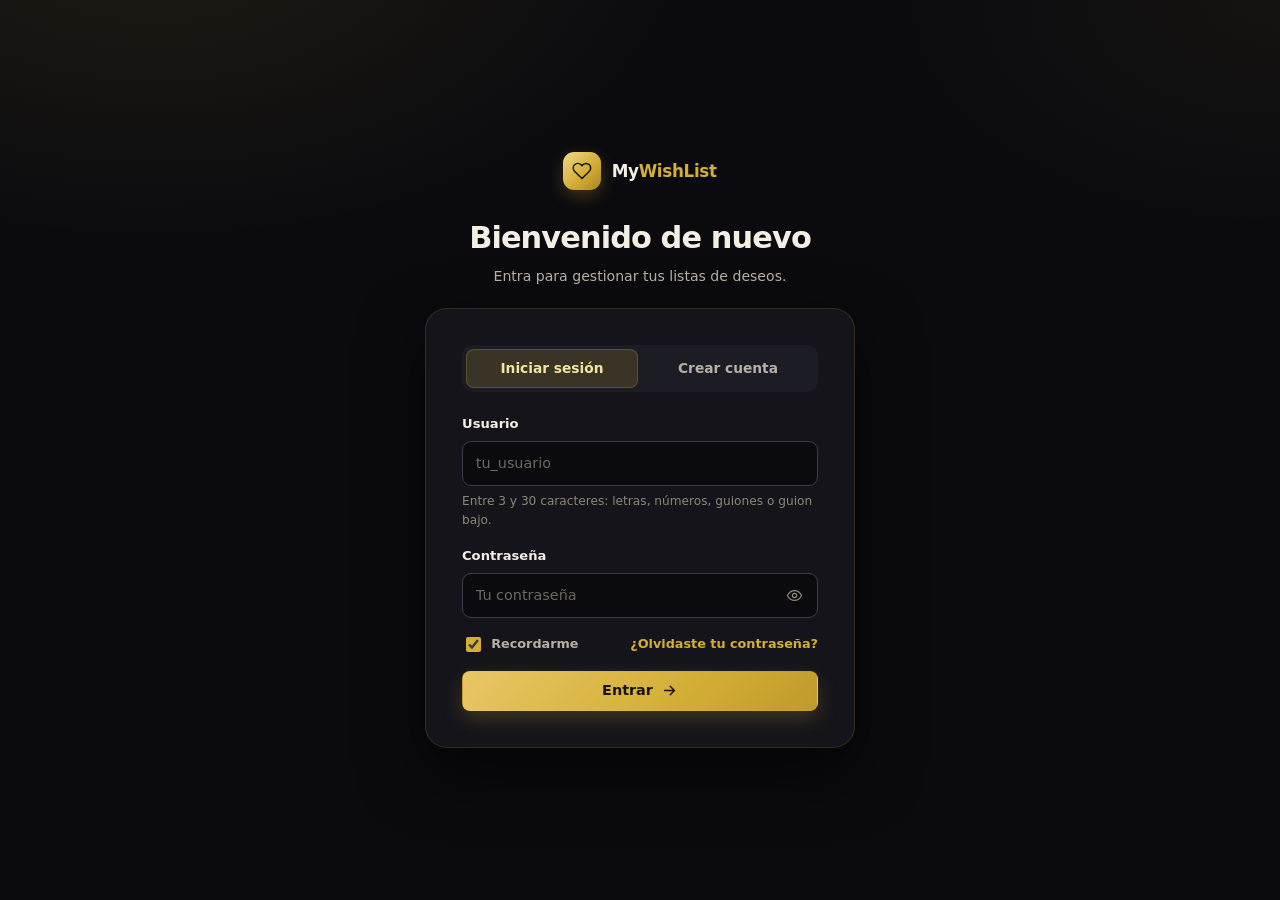
<file: frontend/index.html>
<!DOCTYPE html>
<html lang="es">
<head>
  <meta charset="UTF-8">
  <meta name="viewport" content="width=device-width, initial-scale=1">
  <meta name="theme-color" content="#0b0b0f">
  <title>Mis wishlists · MyWishList</title>
  <meta name="description" content="Administra tus listas de deseos personales.">
  <link rel="stylesheet" href="css/styles.css">
</head>
<body data-page="wishlists">

  <header class="navbar">
    <div class="container navbar__inner">
      <a class="brand" href="/">
        <span class="brand__mark" aria-hidden="true">
          <svg viewBox="0 0 24 24" fill="none" stroke="currentColor" stroke-width="1.8" stroke-linecap="round" stroke-linejoin="round">
            <path d="M20.8 4.6a5.5 5.5 0 0 0-7.8 0L12 5.7l-1.1-1.1a5.5 5.5 0 0 0-7.8 7.8l1.1 1.1L12 21l7.7-7.5 1.1-1.1a5.5 5.5 0 0 0 0-7.8Z"/>
          </svg>
        </span>
        <span class="brand__name">My<span>WishList</span></span>
      </a>

      <nav class="navbar__actions" aria-label="Cuenta">
        <div class="navbar__account" data-auth-only hidden>
          <button class="user-chip" type="button" id="user-menu-trigger"
                  aria-haspopup="menu" aria-expanded="false" aria-controls="user-menu"
                  aria-label="Opciones de cuenta">
            <span class="user-chip__avatar" aria-hidden="true"></span>
            <span class="user-chip__meta">
              <span class="user-chip__name"></span>
              <span class="user-chip__role">0 listas</span>
            </span>
            <svg class="user-chip__chevron" viewBox="0 0 24 24" fill="none" stroke="currentColor" stroke-width="2" stroke-linecap="round" stroke-linejoin="round" aria-hidden="true">
              <path d="m6 9 6 6 6-6"/>
            </svg>
          </button>

          <div class="user-menu" id="user-menu" role="menu" aria-labelledby="user-menu-trigger" hidden>
            <button class="user-menu__item" type="button" role="menuitem" data-modal-open="password-modal">
              <svg viewBox="0 0 24 24" fill="none" stroke="currentColor" stroke-width="1.8" stroke-linecap="round" stroke-linejoin="round" aria-hidden="true">
                <circle cx="7.5" cy="15.5" r="4.5"/>
                <path d="m10.7 12.3 8.8-8.8M17 5l3 3M14 8l2 2"/>
              </svg>
              <span>Cambiar contraseña</span>
            </button>
          </div>
        </div>
        <span class="navbar__divider" aria-hidden="true"></span>
        <a class="btn btn--ghost btn--sm" href="login.html" aria-label="Cerrar sesión">
          <svg viewBox="0 0 24 24" fill="none" stroke="currentColor" stroke-width="2" stroke-linecap="round" stroke-linejoin="round" aria-hidden="true">
            <path d="M9 21H5a2 2 0 0 1-2-2V5a2 2 0 0 1 2-2h4"/>
            <path d="M16 17l5-5-5-5M21 12H9"/>
          </svg>
          <span>Salir</span>
        </a>
      </nav>
    </div>
  </header>

  <main class="container page">

    <section class="page-head">
      <div>
        <h1 class="page-head__title">Mis wishlists</h1>
        <p class="page-head__sub">Crea una lista para cada ocasión y comparte solo la que quieras. Nadie más puede ver tu colección completa.</p>
      </div>
      <div class="page-head__actions">
        <span class="count-pill" id="wishlist-count">0 / 5 listas</span>
        <button class="btn btn--primary" type="button" data-modal-open="wishlist-modal" data-new="wishlist">
          <svg viewBox="0 0 24 24" fill="none" stroke="currentColor" stroke-width="2" stroke-linecap="round" stroke-linejoin="round" aria-hidden="true">
            <path d="M12 5v14M5 12h14"/>
          </svg>
          Nueva wishlist
        </button>
      </div>
    </section>

    <section class="wishlist-grid" id="wishlist-grid" aria-label="Listas de deseos"></section>

    <div class="empty-state" id="wishlist-empty" hidden>
      <span class="empty-state__icon" aria-hidden="true">
        <svg viewBox="0 0 24 24" fill="none" stroke="currentColor" stroke-width="1.8" stroke-linecap="round" stroke-linejoin="round">
          <path d="M20.8 4.6a5.5 5.5 0 0 0-7.8 0L12 5.7l-1.1-1.1a5.5 5.5 0 0 0-7.8 7.8l1.1 1.1L12 21l7.7-7.5 1.1-1.1a5.5 5.5 0 0 0 0-7.8Z"/>
        </svg>
      </span>
      <h2>Aún no tienes wishlists</h2>
      <p>Crea tu primera lista y empieza a guardar esos artículos que no quieres olvidar.</p>
      <button class="btn btn--primary" type="button" data-modal-open="wishlist-modal" data-new="wishlist">Crear mi primera lista</button>
    </div>

    <footer class="page-foot">
      <span><strong>MyWishList</strong> · Guarda, organiza y comparte tus listas de deseos.</span>
    </footer>

  </main>

  <!-- Modal: crear / editar wishlist -->
  <dialog class="modal" id="wishlist-modal" aria-labelledby="wishlist-modal-title">
    <form id="wishlist-form" novalidate>
      <div class="modal__head">
        <div>
          <h2 class="modal__title" id="wishlist-modal-title">Nueva wishlist</h2>
          <p class="modal__sub" id="wishlist-modal-sub">Dale un nombre a la lista y, si quieres, una descripción breve.</p>
        </div>
        <button class="btn btn--ghost btn--icon" type="button" data-close aria-label="Cerrar">
          <svg viewBox="0 0 24 24" fill="none" stroke="currentColor" stroke-width="2" stroke-linecap="round" stroke-linejoin="round">
            <path d="M18 6 6 18M6 6l12 12"/>
          </svg>
        </button>
      </div>

      <div class="modal__body">
        <div class="field">
          <label class="field__label" for="wishlist-title">Título <span class="req">*</span></label>
          <input class="input" id="wishlist-title" name="title" type="text" maxlength="100"
                 placeholder="Ej. Setup Home Office 2026" required>
        </div>
        <div class="field">
          <label class="field__label" for="wishlist-description">Descripción</label>
          <textarea class="textarea" id="wishlist-description" name="description" maxlength="500"
                    placeholder="¿Para qué es esta lista? (opcional)"></textarea>
          <span class="field__hint">Máximo 500 caracteres.</span>
        </div>
      </div>

      <div class="modal__foot">
        <button class="btn btn--ghost" type="button" data-close>Cancelar</button>
        <button class="btn btn--primary" type="submit">
          <svg viewBox="0 0 24 24" fill="none" stroke="currentColor" stroke-width="2" stroke-linecap="round" stroke-linejoin="round" aria-hidden="true">
            <path d="M20 6 9 17l-5-5"/>
          </svg>
          <span id="wishlist-submit-label">Crear lista</span>
        </button>
      </div>
    </form>
  </dialog>

  <!-- Modal: confirmar eliminación -->
  <dialog class="modal modal--sm" id="confirm-modal" aria-labelledby="confirm-title">
    <div class="modal__head">
      <div>
        <h2 class="modal__title" id="confirm-title">¿Eliminar wishlist?</h2>
        <p class="modal__sub">Esta acción no se puede deshacer.</p>
      </div>
      <button class="btn btn--ghost btn--icon" type="button" data-close aria-label="Cerrar">
        <svg viewBox="0 0 24 24" fill="none" stroke="currentColor" stroke-width="2" stroke-linecap="round" stroke-linejoin="round">
          <path d="M18 6 6 18M6 6l12 12"/>
        </svg>
      </button>
    </div>
    <div class="modal__body">
      <div class="modal-icon modal-icon--danger" aria-hidden="true">
        <svg viewBox="0 0 24 24" fill="none" stroke="currentColor" stroke-width="1.8" stroke-linecap="round" stroke-linejoin="round">
          <path d="M3 6h18M8 6V4a1 1 0 0 1 1-1h6a1 1 0 0 1 1 1v2M19 6l-1 14a2 2 0 0 1-2 2H8a2 2 0 0 1-2-2L5 6"/>
          <path d="M10 11v6M14 11v6"/>
        </svg>
      </div>
      <p class="confirm-text" id="confirm-text">¿Seguro que quieres eliminar <strong>esta lista</strong> y todos sus artículos?</p>
    </div>
    <div class="modal__foot">
      <button class="btn btn--ghost" type="button" data-close>Cancelar</button>
      <button class="btn btn--danger" type="button" data-confirm-delete>Eliminar</button>
    </div>
  </dialog>

  <!-- Modal: cambiar contraseña -->
  <dialog class="modal modal--sm" id="password-modal" aria-labelledby="password-modal-title">
    <form id="password-form" novalidate>
      <div class="modal__head">
        <div>
          <h2 class="modal__title" id="password-modal-title">Cambiar contraseña</h2>
          <p class="modal__sub">Confirma tu contraseña actual y elige una nueva.</p>
        </div>
        <button class="btn btn--ghost btn--icon" type="button" data-close aria-label="Cerrar">
          <svg viewBox="0 0 24 24" fill="none" stroke="currentColor" stroke-width="2" stroke-linecap="round" stroke-linejoin="round">
            <path d="M18 6 6 18M6 6l12 12"/>
          </svg>
        </button>
      </div>

      <div class="modal__body">
        <div class="field">
          <label class="field__label" for="password-current">Contraseña actual <span class="req">*</span></label>
          <div class="input-group">
            <input class="input" id="password-current" name="current_password" type="password"
                   autocomplete="current-password" placeholder="Tu contraseña actual" required>
            <button class="input-group__btn" type="button" data-toggle-password="password-current"
                    aria-label="Mostrar contraseña" aria-pressed="false">
              <svg viewBox="0 0 24 24" fill="none" stroke="currentColor" stroke-width="1.8" stroke-linecap="round" stroke-linejoin="round">
                <path d="M2 12s3.5-7 10-7 10 7 10 7-3.5 7-10 7-10-7-10-7Z"/>
                <circle cx="12" cy="12" r="3"/>
              </svg>
            </button>
          </div>
        </div>

        <div class="field">
          <label class="field__label" for="password-new">Nueva contraseña <span class="req">*</span></label>
          <div class="input-group">
            <input class="input" id="password-new" name="new_password" type="password"
                   autocomplete="new-password" placeholder="Mínimo 8 caracteres"
                   required minlength="8" maxlength="128">
            <button class="input-group__btn" type="button" data-toggle-password="password-new"
                    aria-label="Mostrar contraseña" aria-pressed="false">
              <svg viewBox="0 0 24 24" fill="none" stroke="currentColor" stroke-width="1.8" stroke-linecap="round" stroke-linejoin="round">
                <path d="M2 12s3.5-7 10-7 10 7 10 7-3.5 7-10 7-10-7-10-7Z"/>
                <circle cx="12" cy="12" r="3"/>
              </svg>
            </button>
          </div>
        </div>

        <div class="field">
          <label class="field__label" for="password-confirm">Confirmar nueva contraseña <span class="req">*</span></label>
          <input class="input" id="password-confirm" name="confirm" type="password"
                 autocomplete="new-password" placeholder="Repite la nueva contraseña"
                 required minlength="8" maxlength="128">
          <span class="field__hint">Al guardarla, úsala en tu próximo inicio de sesión.</span>
        </div>
      </div>

      <div class="modal__foot">
        <button class="btn btn--ghost" type="button" data-close>Cancelar</button>
        <button class="btn btn--primary" type="submit">
          <svg viewBox="0 0 24 24" fill="none" stroke="currentColor" stroke-width="2" stroke-linecap="round" stroke-linejoin="round" aria-hidden="true">
            <path d="M20 6 9 17l-5-5"/>
          </svg>
          Actualizar contraseña
        </button>
      </div>
    </form>
  </dialog>

  <script type="module" src="js/app.js"></script>
</body>
</html>
</file>
<file: frontend/css/styles.css>
/* ==========================================================================
   MyWishList — Sistema de diseño
   Fase 1 del frontend: maquetación, estilos e interacción visual con
   datos de ejemplo. Paleta base: tonos oscuros con resaltado dorado.
   ========================================================================== */

:root {
  color-scheme: dark;

  /* Superficies */
  --bg-main: #0b0b0f;
  --bg-surface: #14141a;
  --bg-subtle: #1c1c24;
  --bg-elevated: #1a1a21;

  /* Dorados */
  --primary: #d4af37;
  --primary-hover: #e9c766;
  --primary-dark: #f5e3a3;
  --primary-light: rgba(212, 175, 55, 0.16);
  --primary-lighter: rgba(212, 175, 55, 0.08);
  --accent-soft: #c9a227;

  /* Texto */
  --text-main: #f4efe4;
  --text-muted: #b7b0a2;
  --text-soft: #8d8678;

  /* Bordes */
  --border: #2a2a33;
  --border-strong: #3c3c48;

  /* Estados */
  --danger: #c94f47;
  --danger-dark: #b03f38;
  --danger-light: rgba(201, 79, 71, 0.16);
  --success: #34d399;

  /* Sombras */
  --shadow-sm: 0 1px 2px rgba(0, 0, 0, 0.45);
  --shadow-md: 0 10px 28px rgba(0, 0, 0, 0.45);
  --shadow-lg: 0 24px 64px rgba(0, 0, 0, 0.65);

  /* Radios */
  --radius-sm: 8px;
  --radius-md: 12px;
  --radius-lg: 16px;
  --radius-xl: 22px;

  --font: "Inter", "Segoe UI", system-ui, -apple-system, "Helvetica Neue", Arial, sans-serif;
}

/* --------------------------------------------------------------------------
   Base
   -------------------------------------------------------------------------- */

*,
*::before,
*::after {
  box-sizing: border-box;
}

html {
  -webkit-text-size-adjust: 100%;
  scroll-behavior: smooth;
}

body {
  margin: 0;
  min-height: 100vh;
  font-family: var(--font);
  font-size: 1rem;
  line-height: 1.55;
  color: var(--text-main);
  background-color: var(--bg-main);
  background-image:
    radial-gradient(900px 520px at 12% -8%, rgba(212, 175, 55, 0.1), transparent 60%),
    radial-gradient(700px 420px at 100% 0%, rgba(212, 175, 55, 0.05), transparent 55%);
  background-repeat: no-repeat;
  -webkit-font-smoothing: antialiased;
}

h1,
h2,
h3,
h4,
p {
  margin: 0;
}

a {
  color: var(--primary);
  text-decoration: none;
}

a:hover {
  color: var(--primary-hover);
}

img {
  display: block;
  max-width: 100%;
}

button,
input,
textarea,
select {
  font: inherit;
  color: inherit;
}

:focus-visible {
  outline: 3px solid rgba(212, 175, 55, 0.45);
  outline-offset: 2px;
}

::selection {
  background: rgba(212, 175, 55, 0.32);
  color: #fff;
}

[hidden] {
  display: none !important;
}

/* --------------------------------------------------------------------------
   Layout
   -------------------------------------------------------------------------- */

.container {
  width: min(1160px, 100% - 2.5rem);
  margin-inline: auto;
}

.page {
  padding-block: 2.25rem 3.5rem;
}

.page--narrow {
  width: min(980px, 100% - 2.5rem);
}

.stack {
  display: grid;
  gap: 1.5rem;
}

/* --------------------------------------------------------------------------
   Marca
   -------------------------------------------------------------------------- */

.brand {
  display: inline-flex;
  align-items: center;
  gap: 0.65rem;
  color: var(--text-main);
  font-weight: 800;
  font-size: 1.05rem;
  letter-spacing: -0.02em;
}

.brand:hover {
  color: var(--text-main);
}

.brand__mark {
  display: grid;
  place-items: center;
  width: 38px;
  height: 38px;
  border-radius: 11px;
  color: #17130a;
  background: linear-gradient(135deg, #f0d98a 0%, var(--primary) 55%, #a9861f 100%);
  box-shadow: 0 6px 16px rgba(212, 175, 55, 0.25);
}

.brand__mark svg {
  width: 20px;
  height: 20px;
}

.brand__name span {
  color: var(--primary);
}

/* --------------------------------------------------------------------------
   Navbar
   -------------------------------------------------------------------------- */

.navbar {
  position: sticky;
  top: 0;
  z-index: 40;
  background: rgba(11, 11, 15, 0.82);
  backdrop-filter: blur(14px);
  border-bottom: 1px solid var(--border);
}

.navbar__inner {
  display: flex;
  align-items: center;
  justify-content: space-between;
  gap: 1rem;
  min-height: 70px;
  padding-block: 0.65rem;
}

.navbar__actions {
  display: flex;
  align-items: center;
  gap: 0.65rem;
}

.navbar__divider {
  width: 1px;
  height: 28px;
  background: var(--border);
}

.navbar__account {
  position: relative;
}

.user-chip {
  display: inline-flex;
  align-items: center;
  gap: 0.6rem;
  padding: 0.3rem 0.6rem 0.3rem 0.3rem;
  border-radius: 999px;
  background: var(--bg-elevated);
  border: 1px solid var(--border);
  color: inherit;
  font: inherit;
  text-align: left;
  cursor: pointer;
  appearance: none;
  transition: background-color 0.18s ease, border-color 0.18s ease;
}

.user-chip:hover,
.user-chip[aria-expanded="true"] {
  background: var(--bg-subtle);
  border-color: var(--border-strong);
}

.user-chip:focus-visible {
  outline: 2px solid var(--primary);
  outline-offset: 2px;
}

.user-chip__avatar {
  display: grid;
  place-items: center;
  width: 32px;
  height: 32px;
  border-radius: 50%;
  font-size: 0.78rem;
  font-weight: 700;
  color: #17130a;
  background: linear-gradient(135deg, #e9c766, #b8942a);
  letter-spacing: 0.02em;
}

.user-chip__meta {
  display: grid;
  line-height: 1.15;
}

.user-chip__name {
  font-size: 0.85rem;
  font-weight: 700;
}

.user-chip__role {
  font-size: 0.7rem;
  color: var(--text-soft);
}

.user-chip__chevron {
  width: 14px;
  height: 14px;
  flex-shrink: 0;
  color: var(--text-soft);
  transition: transform 0.18s ease;
}

.user-chip[aria-expanded="true"] .user-chip__chevron {
  transform: rotate(180deg);
}

.user-menu {
  position: absolute;
  top: calc(100% + 0.45rem);
  right: 0;
  z-index: 60;
  min-width: 13.5rem;
  padding: 0.35rem;
  border: 1px solid var(--border);
  border-radius: var(--radius-md);
  background: var(--bg-surface);
  box-shadow: var(--shadow-md);
}

.user-menu__item {
  display: flex;
  align-items: center;
  gap: 0.6rem;
  width: 100%;
  padding: 0.6rem 0.7rem;
  border: 0;
  border-radius: var(--radius-sm);
  background: transparent;
  color: var(--text-main);
  font: inherit;
  font-size: 0.88rem;
  font-weight: 600;
  text-align: left;
  cursor: pointer;
}

.user-menu__item:hover,
.user-menu__item:focus-visible {
  background: var(--primary-lighter);
  color: var(--primary-dark);
  outline: none;
}

.user-menu__item svg {
  width: 16px;
  height: 16px;
  flex-shrink: 0;
  color: var(--text-soft);
}

.user-menu__item:hover svg,
.user-menu__item:focus-visible svg {
  color: var(--primary);
}

/* --------------------------------------------------------------------------
   Botones
   -------------------------------------------------------------------------- */

.btn {
  display: inline-flex;
  align-items: center;
  justify-content: center;
  gap: 0.5rem;
  padding: 0.65rem 1.05rem;
  border: 1px solid transparent;
  border-radius: var(--radius-sm);
  background: transparent;
  font-size: 0.9rem;
  font-weight: 650;
  line-height: 1.2;
  cursor: pointer;
  transition: background-color 0.18s ease, border-color 0.18s ease,
    color 0.18s ease, box-shadow 0.18s ease, transform 0.18s ease;
  white-space: nowrap;
}

.btn svg {
  width: 17px;
  height: 17px;
  flex-shrink: 0;
}

.btn--primary {
  color: #17130a;
  background: linear-gradient(135deg, #e9c766 0%, #d4af37 60%, #c09a2b 100%);
  box-shadow: 0 8px 20px rgba(212, 175, 55, 0.22);
}

.btn--primary:hover {
  color: #17130a;
  background: linear-gradient(135deg, #f2df9f 0%, #e0be55 100%);
  transform: translateY(-1px);
  box-shadow: 0 10px 26px rgba(212, 175, 55, 0.28);
}

.btn--primary:focus-visible {
  outline-color: rgba(244, 239, 228, 0.75);
}

.btn--ghost {
  color: var(--text-main);
  background: var(--bg-surface);
  border-color: var(--border-strong);
}

.btn--ghost:hover {
  border-color: var(--accent-soft);
  color: var(--primary-hover);
  background: var(--primary-lighter);
}

.btn--subtle {
  color: var(--primary-hover);
  background: var(--primary-light);
  border-color: transparent;
}

.btn--subtle:hover {
  color: var(--primary-dark);
  background: rgba(212, 175, 55, 0.26);
}

.btn--danger {
  color: #fff;
  background: var(--danger);
  box-shadow: 0 6px 16px rgba(201, 79, 71, 0.26);
}

.btn--danger:hover {
  color: #fff;
  background: var(--danger-dark);
}

.btn--sm {
  padding: 0.48rem 0.85rem;
  font-size: 0.82rem;
  border-radius: var(--radius-sm);
}

.btn--sm svg {
  width: 15px;
  height: 15px;
}

.btn--icon {
  width: 38px;
  height: 38px;
  padding: 0;
  border-radius: 10px;
}

.btn--icon svg {
  width: 17px;
  height: 17px;
}

.btn--icon.is-danger:hover {
  color: #f08a80;
  background: var(--danger-light);
  border-color: rgba(240, 138, 128, 0.35);
}

.btn--block {
  width: 100%;
}

.btn:disabled,
.btn:disabled:hover {
  opacity: 0.5;
  cursor: not-allowed;
  transform: none;
  box-shadow: none;
}

.btn-row {
  display: flex;
  flex-wrap: wrap;
  align-items: center;
  gap: 0.65rem;
}

/* --------------------------------------------------------------------------
   Encabezados de página
   -------------------------------------------------------------------------- */

.page-head {
  display: flex;
  flex-wrap: wrap;
  align-items: flex-end;
  justify-content: space-between;
  gap: 1.25rem;
  margin-bottom: 2rem;
}

.page-head__title {
  font-size: clamp(1.65rem, 3.4vw, 2.1rem);
  font-weight: 800;
  letter-spacing: -0.03em;
  line-height: 1.15;
}

.page-head__sub {
  margin-top: 0.35rem;
  color: var(--text-muted);
  max-width: 58ch;
}

.page-head__actions {
  display: flex;
  align-items: center;
  gap: 0.75rem;
}

.count-pill {
  display: inline-flex;
  align-items: center;
  gap: 0.35rem;
  padding: 0.3rem 0.7rem;
  border-radius: 999px;
  background: var(--bg-surface);
  border: 1px solid var(--border);
  color: var(--text-muted);
  font-size: 0.8rem;
  font-weight: 700;
  box-shadow: var(--shadow-sm);
}

/* --------------------------------------------------------------------------
   Tarjetas de wishlist
   -------------------------------------------------------------------------- */

.wishlist-grid {
  display: grid;
  grid-template-columns: repeat(auto-fill, minmax(260px, 1fr));
  gap: 1.25rem;
}

.wishlist-card {
  position: relative;
  display: flex;
  flex-direction: column;
  gap: 0.85rem;
  padding: 1.35rem;
  background: var(--bg-surface);
  border: 1px solid var(--border);
  border-radius: var(--radius-lg);
  box-shadow: var(--shadow-sm);
  transition: border-color 0.18s ease, box-shadow 0.18s ease, transform 0.18s ease;
}

.wishlist-card::before {
  content: "";
  position: absolute;
  inset: 0 0 auto;
  height: 4px;
  border-radius: var(--radius-lg) var(--radius-lg) 0 0;
  background: linear-gradient(90deg, var(--primary), var(--primary-hover));
  opacity: 0;
  transition: opacity 0.18s ease;
}

.wishlist-card:hover {
  border-color: rgba(212, 175, 55, 0.38);
  box-shadow: 0 14px 34px rgba(0, 0, 0, 0.5);
  transform: translateY(-2px);
}

.wishlist-card:hover::before {
  opacity: 1;
}

.wishlist-card__top {
  display: flex;
  align-items: flex-start;
  justify-content: space-between;
  gap: 0.75rem;
}

.wishlist-card__icon {
  display: grid;
  place-items: center;
  width: 46px;
  height: 46px;
  border-radius: 13px;
  color: var(--primary);
  background: var(--primary-lighter);
  border: 1px solid rgba(212, 175, 55, 0.22);
}

.wishlist-card__icon svg {
  width: 22px;
  height: 22px;
}

.wishlist-card__title {
  font-size: 1.12rem;
  font-weight: 800;
  letter-spacing: -0.02em;
  line-height: 1.3;
}

.wishlist-card__title a {
  color: inherit;
}

.wishlist-card__title a:hover {
  color: var(--primary);
}

.wishlist-card__desc {
  color: var(--text-muted);
  font-size: 0.9rem;
  display: -webkit-box;
  -webkit-line-clamp: 2;
  -webkit-box-orient: vertical;
  overflow: hidden;
  min-height: 2.6em;
}

.wishlist-card__meta {
  display: flex;
  flex-wrap: wrap;
  gap: 0.35rem 1rem;
  padding-top: 0.85rem;
  margin-top: auto;
  border-top: 1px dashed var(--border);
  color: var(--text-soft);
  font-size: 0.78rem;
  font-weight: 600;
}

.meta-item {
  display: inline-flex;
  align-items: center;
  gap: 0.4rem;
}

.meta-item svg {
  width: 15px;
  height: 15px;
  color: var(--accent-soft);
}

.wishlist-card__actions {
  display: flex;
  align-items: center;
  justify-content: space-between;
  gap: 0.6rem;
}

.wishlist-card__tools {
  display: flex;
  gap: 0.35rem;
}

/* --------------------------------------------------------------------------
   Encabezado de una wishlist (artículos)
   -------------------------------------------------------------------------- */

.breadcrumb {
  display: flex;
  align-items: center;
  gap: 0.45rem;
  margin-bottom: 1.1rem;
  font-size: 0.82rem;
  color: var(--text-soft);
}

.breadcrumb a {
  display: inline-flex;
  align-items: center;
  gap: 0.35rem;
  font-weight: 650;
}

.breadcrumb span {
  color: var(--text-muted);
}

.list-head {
  display: flex;
  flex-wrap: wrap;
  align-items: flex-end;
  justify-content: space-between;
  gap: 1.5rem;
  margin-bottom: 1.5rem;
}

.list-head__title {
  margin-top: 0.55rem;
  font-size: clamp(1.7rem, 3.6vw, 2.2rem);
  font-weight: 800;
  letter-spacing: -0.03em;
  line-height: 1.15;
}

.list-head__desc {
  margin-top: 0.45rem;
  color: var(--text-muted);
  max-width: 60ch;
}

.list-head__meta {
  display: flex;
  flex-wrap: wrap;
  align-items: center;
  gap: 0.5rem 1.25rem;
  margin-top: 0.9rem;
}

.list-head__meta .meta-item {
  color: var(--text-soft);
  font-size: 0.82rem;
  font-weight: 600;
}

.list-head__actions {
  display: grid;
  gap: 0.75rem;
  justify-items: end;
}

.owner-inline {
  display: inline-flex;
  align-items: center;
  gap: 0.45rem;
  color: var(--text-soft);
  font-size: 0.82rem;
  font-weight: 600;
}

.owner-inline .user-chip__avatar {
  width: 24px;
  height: 24px;
  font-size: 0.62rem;
}

/* --------------------------------------------------------------------------
   Barra para compartir
   -------------------------------------------------------------------------- */

.share-bar {
  display: flex;
  flex-wrap: wrap;
  align-items: center;
  gap: 0.9rem;
  padding: 0.9rem 1rem;
  margin-bottom: 1.75rem;
  border-radius: var(--radius-md);
  border: 1px solid rgba(212, 175, 55, 0.3);
  background: linear-gradient(120deg, rgba(212, 175, 55, 0.12) 0%, rgba(212, 175, 55, 0.03) 100%);
}

.share-bar__icon {
  display: grid;
  place-items: center;
  width: 36px;
  height: 36px;
  flex-shrink: 0;
  border-radius: 10px;
  color: var(--primary);
  background: var(--bg-surface);
  border: 1px solid rgba(212, 175, 55, 0.25);
}

.share-bar__icon svg {
  width: 18px;
  height: 18px;
}

.share-bar__text {
  display: grid;
  flex: 1;
  min-width: 200px;
  line-height: 1.3;
}

.share-bar__text strong {
  font-size: 0.86rem;
}

.share-bar__url {
  margin-top: 0.15rem;
  font-family: ui-monospace, "SFMono-Regular", "Cascadia Code", Consolas, monospace;
  font-size: 0.78rem;
  color: var(--text-muted);
  overflow-wrap: anywhere;
}

/* --------------------------------------------------------------------------
   Toolbar (búsqueda)
   -------------------------------------------------------------------------- */

.toolbar {
  display: flex;
  flex-wrap: wrap;
  align-items: center;
  gap: 0.85rem;
  margin-bottom: 1.35rem;
}

.search {
  position: relative;
  flex: 1;
  min-width: 230px;
  max-width: 380px;
}

.search svg {
  position: absolute;
  top: 50%;
  left: 0.85rem;
  width: 17px;
  height: 17px;
  transform: translateY(-50%);
  color: var(--text-soft);
  pointer-events: none;
}

.search__input {
  width: 100%;
  padding: 0.6rem 0.9rem 0.6rem 2.5rem;
  border: 1px solid var(--border-strong);
  border-radius: 10px;
  background: var(--bg-surface);
  font-size: 0.88rem;
  transition: border-color 0.18s ease, box-shadow 0.18s ease;
}

.search__input::placeholder {
  color: var(--text-soft);
}

.search__input:focus {
  outline: none;
  border-color: var(--accent-soft);
  box-shadow: 0 0 0 4px rgba(212, 175, 55, 0.18);
}

.toolbar__count {
  color: var(--text-soft);
  font-size: 0.82rem;
  font-weight: 650;
}

body[data-view-mode="visitor"] [data-owner-only] {
  display: none !important;
}

body[data-view-mode="owner"] [data-visitor-only] {
  display: none !important;
}

body[data-view-mode="visitor"] .list-head__actions {
  align-items: flex-end;
}

/* --------------------------------------------------------------------------
   Tarjetas de artículos
   -------------------------------------------------------------------------- */

.item-grid {
  display: grid;
  grid-template-columns: repeat(auto-fill, minmax(280px, 1fr));
  gap: 1.25rem;
}

.item-card {
  display: flex;
  flex-direction: column;
  background: var(--bg-surface);
  border: 1px solid var(--border);
  border-radius: var(--radius-lg);
  overflow: hidden;
  box-shadow: var(--shadow-sm);
  transition: border-color 0.18s ease, box-shadow 0.18s ease, transform 0.18s ease;
}

.item-card:hover {
  border-color: rgba(212, 175, 55, 0.35);
  box-shadow: 0 14px 34px rgba(0, 0, 0, 0.5);
  transform: translateY(-2px);
}

.item-card__media {
  position: relative;
  aspect-ratio: 4 / 3;
  background: linear-gradient(140deg, #211d15 0%, #15141a 100%);
  overflow: hidden;
}

.item-card__img {
  width: 100%;
  height: 100%;
  object-fit: cover;
}

.price-tag {
  position: absolute;
  top: 0.75rem;
  right: 0.75rem;
  padding: 0.3rem 0.65rem;
  border-radius: 999px;
  background: rgba(13, 12, 9, 0.82);
  color: var(--primary-hover);
  border: 1px solid rgba(212, 175, 55, 0.35);
  font-size: 0.82rem;
  font-weight: 800;
  letter-spacing: -0.01em;
  box-shadow: 0 4px 12px rgba(0, 0, 0, 0.45);
  backdrop-filter: blur(4px);
}

.item-card__body {
  display: flex;
  flex-direction: column;
  gap: 0.4rem;
  padding: 1rem 1.1rem 0.6rem;
  flex: 1;
}

.item-card__title {
  font-size: 1rem;
  font-weight: 750;
  letter-spacing: -0.01em;
  line-height: 1.35;
}

.item-card__desc {
  color: var(--text-muted);
  font-size: 0.84rem;
  display: -webkit-box;
  -webkit-line-clamp: 2;
  -webkit-box-orient: vertical;
  overflow: hidden;
}

.item-card__footer {
  display: flex;
  align-items: center;
  justify-content: space-between;
  gap: 0.5rem;
  padding: 0.7rem 1.1rem 1rem;
}

.item-card__tools {
  display: flex;
  gap: 0.3rem;
}

.item-card__tools .btn--icon {
  width: 32px;
  height: 32px;
}

.item-card__tools .btn--icon svg {
  width: 15px;
  height: 15px;
}

/* --------------------------------------------------------------------------
   Estado vacío
   -------------------------------------------------------------------------- */

.empty-state {
  display: grid;
  justify-items: center;
  gap: 0.6rem;
  padding: 3rem 1.5rem;
  text-align: center;
  border: 1px dashed rgba(212, 175, 55, 0.22);
  border-radius: var(--radius-lg);
  background: rgba(20, 20, 26, 0.55);
}

.empty-state__icon {
  display: grid;
  place-items: center;
  width: 56px;
  height: 56px;
  border-radius: 50%;
  color: var(--primary);
  background: var(--primary-lighter);
  border: 1px solid rgba(212, 175, 55, 0.22);
}

.empty-state__icon svg {
  width: 26px;
  height: 26px;
}

.empty-state h2 {
  font-size: 1.05rem;
  font-weight: 750;
}

.empty-state p {
  color: var(--text-muted);
  font-size: 0.88rem;
  max-width: 42ch;
}

/* --------------------------------------------------------------------------
   Formularios
   -------------------------------------------------------------------------- */

.field {
  display: grid;
  gap: 0.4rem;
}

.field__label {
  font-size: 0.82rem;
  font-weight: 750;
  color: var(--text-main);
}

.field__label .req {
  color: var(--danger);
}

.field__hint {
  font-size: 0.76rem;
  color: var(--text-soft);
}

.input,
.textarea,
.select {
  width: 100%;
  padding: 0.65rem 0.8rem;
  border: 1px solid var(--border-strong);
  border-radius: 9px;
  background: var(--bg-main);
  font-size: 0.9rem;
  transition: border-color 0.18s ease, box-shadow 0.18s ease;
}

.textarea {
  min-height: 88px;
  resize: vertical;
}

.input::placeholder,
.textarea::placeholder {
  color: #6d685e;
}

.input:focus,
.textarea:focus,
.select:focus {
  outline: none;
  border-color: var(--accent-soft);
  box-shadow: 0 0 0 4px rgba(212, 175, 55, 0.18);
}

.form-grid {
  display: grid;
  grid-template-columns: 1fr 1fr;
  gap: 1rem;
}

.form-grid--single {
  grid-template-columns: 1fr;
}

.field--full {
  grid-column: 1 / -1;
}

.input-group {
  position: relative;
}

.input-group .input {
  padding-right: 2.9rem;
}

.input-group__btn {
  position: absolute;
  top: 50%;
  right: 0.4rem;
  display: grid;
  place-items: center;
  width: 34px;
  height: 34px;
  transform: translateY(-50%);
  border: none;
  border-radius: 7px;
  background: transparent;
  color: var(--text-soft);
  cursor: pointer;
}

.input-group__btn:hover {
  color: var(--primary);
  background: var(--primary-lighter);
}

.input-group__btn svg {
  width: 17px;
  height: 17px;
}

.form-actions {
  display: flex;
  justify-content: flex-end;
  gap: 0.6rem;
  padding-top: 0.25rem;
}

/* --------------------------------------------------------------------------
   Modales
   -------------------------------------------------------------------------- */

.modal {
  width: min(560px, calc(100% - 2rem));
  max-height: calc(100vh - 3rem);
  padding: 0;
  border: 1px solid rgba(212, 175, 55, 0.18);
  border-radius: var(--radius-lg);
  background: var(--bg-surface);
  color: var(--text-main);
  box-shadow: var(--shadow-lg);
  overflow: auto;
}

.modal--sm {
  width: min(440px, calc(100% - 2rem));
}

.modal--legal {
  width: min(720px, calc(100% - 2rem));
  max-height: min(760px, calc(100vh - 2rem));
  overflow: hidden;
}

.modal--legal[open] {
  display: grid;
  grid-template-rows: auto minmax(0, 1fr) auto;
}

.legal-modal__body {
  min-height: 0;
  max-height: min(62vh, 540px);
  display: block;
  overflow-y: auto;
  overscroll-behavior: contain;
  scroll-behavior: smooth;
  scrollbar-gutter: stable;
}

.legal-section + .legal-section {
  margin-top: 2rem;
  padding-top: 1.5rem;
  border-top: 1px solid var(--border);
}

.legal-section h3 {
  margin-bottom: 1rem;
  color: var(--primary-dark);
  font-size: 1.05rem;
}

.legal-section h4 {
  margin: 1.1rem 0 0.3rem;
  color: var(--text-main);
  font-size: 0.88rem;
}

.legal-section p,
.legal-section li {
  color: var(--text-muted);
  font-size: 0.84rem;
}

.legal-section ul {
  display: grid;
  gap: 0.45rem;
  padding-left: 1.25rem;
  margin: 0.55rem 0 0;
}

.legal-section:focus {
  outline: none;
}

.modal::backdrop {
  background: rgba(0, 0, 0, 0.62);
  backdrop-filter: blur(3px);
}

.modal[open] {
  animation: modal-in 0.2s ease-out;
}

@keyframes modal-in {
  from {
    opacity: 0;
    transform: translateY(10px) scale(0.985);
  }
  to {
    opacity: 1;
    transform: translateY(0) scale(1);
  }
}

.modal__head {
  display: flex;
  align-items: flex-start;
  justify-content: space-between;
  gap: 1rem;
  padding: 1.25rem 1.5rem;
  border-bottom: 1px solid var(--border);
  background: linear-gradient(180deg, #1b1913, var(--bg-surface));
}

.modal__title {
  font-size: 1.1rem;
  font-weight: 800;
  letter-spacing: -0.02em;
}

.modal__sub {
  margin-top: 0.2rem;
  color: var(--text-soft);
  font-size: 0.82rem;
}

.modal__body {
  padding: 1.35rem 1.5rem;
  display: grid;
  gap: 1rem;
}

.modal__foot {
  display: flex;
  justify-content: flex-end;
  gap: 0.6rem;
  padding: 0 1.5rem 1.4rem;
}

.modal-icon {
  display: grid;
  place-items: center;
  width: 44px;
  height: 44px;
  margin-bottom: 0.75rem;
  border-radius: 12px;
}

.modal-icon--danger {
  color: #f08a80;
  background: var(--danger-light);
}

.modal-icon svg {
  width: 22px;
  height: 22px;
}

.confirm-text {
  color: var(--text-muted);
  font-size: 0.9rem;
}

.confirm-text strong {
  color: var(--text-main);
}

/* Vista previa de imagen en el modal de artículo */

.image-actions {
  display: flex;
  flex-wrap: wrap;
  gap: 0.5rem;
}

.image-actions .btn {
  padding: 0.45rem 0.75rem;
  font-size: 0.8rem;
}

.image-preview {
  display: flex;
  align-items: center;
  gap: 0.9rem;
  padding: 0.6rem;
  border: 1px dashed rgba(212, 175, 55, 0.22);
  border-radius: 10px;
  background: var(--bg-elevated);
}

.image-preview__img {
  width: 86px;
  height: 64px;
  object-fit: cover;
  border-radius: 7px;
  background: var(--bg-subtle);
  flex-shrink: 0;
}

.image-preview__text {
  font-size: 0.76rem;
  color: var(--text-soft);
  line-height: 1.4;
}

/* --------------------------------------------------------------------------
   Login
   -------------------------------------------------------------------------- */

.auth {
  display: grid;
  place-items: center;
  min-height: 100vh;
  padding: clamp(1.5rem, 4vw, 3rem);
}

.auth__inner {
  width: min(430px, 100%);
}

.auth__brand {
  display: flex;
  justify-content: center;
  margin-bottom: 1.5rem;
}

.auth__head {
  margin-bottom: 1.25rem;
  text-align: center;
}

.auth__head h1 {
  font-size: clamp(1.6rem, 3vw, 1.9rem);
  font-weight: 800;
  letter-spacing: -0.03em;
}

.auth__head p {
  margin-top: 0.3rem;
  color: var(--text-muted);
  font-size: 0.88rem;
}

.auth-card {
  width: 100%;
  padding: clamp(1.5rem, 3vw, 2.25rem);
  border-radius: var(--radius-xl);
  background: var(--bg-surface);
  border: 1px solid rgba(212, 175, 55, 0.16);
  box-shadow: var(--shadow-lg);
}

.tabs {
  display: grid;
  grid-template-columns: 1fr 1fr;
  gap: 4px;
  padding: 4px;
  margin-bottom: 1.4rem;
  border-radius: 11px;
  background: var(--bg-subtle);
}

.tabs__btn {
  padding: 0.55rem 0.5rem;
  border: none;
  border-radius: 8px;
  background: transparent;
  color: var(--text-muted);
  font-size: 0.86rem;
  font-weight: 700;
  cursor: pointer;
  transition: background-color 0.18s ease, color 0.18s ease, box-shadow 0.18s ease;
}

.tabs__btn.is-active {
  color: var(--primary-dark);
  background: var(--primary-light);
  box-shadow: inset 0 0 0 1px rgba(212, 175, 55, 0.22);
}

.auth-form {
  display: grid;
  gap: 1rem;
}

.auth-form__row {
  display: flex;
  align-items: center;
  justify-content: space-between;
  gap: 0.75rem;
  font-size: 0.8rem;
}

.checkbox {
  display: inline-flex;
  align-items: center;
  gap: 0.45rem;
  color: var(--text-muted);
  font-weight: 600;
  cursor: pointer;
}

.checkbox input {
  width: 15px;
  height: 15px;
  accent-color: var(--primary);
}

.checkbox--terms {
  align-items: flex-start;
  font-size: 0.8rem;
  line-height: 1.5;
}

.checkbox--terms input {
  flex: 0 0 auto;
  margin-top: 0.2rem;
}

.checkbox--terms label {
  cursor: pointer;
}

.checkbox--terms a {
  font-weight: 650;
}

.auth-form__link,
.link-button {
  border: 0;
  background: none;
  padding: 0;
  font-size: 0.8rem;
  font-weight: 650;
  color: var(--primary);
  cursor: pointer;
}

.auth-form__link:hover,
.link-button:hover {
  color: var(--primary-hover);
  text-decoration: underline;
}

/* --------------------------------------------------------------------------
   Pie / notas
   -------------------------------------------------------------------------- */

.page-foot {
  margin-top: 3rem;
  padding-top: 1.25rem;
  border-top: 1px solid var(--border);
  display: flex;
  flex-wrap: wrap;
  justify-content: space-between;
  gap: 0.5rem;
  color: var(--text-soft);
  font-size: 0.76rem;
}

.page-foot strong {
  color: var(--text-muted);
}

/* --------------------------------------------------------------------------
   Toast
   -------------------------------------------------------------------------- */

.toast {
  position: fixed;
  left: 50%;
  bottom: 1.5rem;
  z-index: 100;
  display: flex;
  align-items: center;
  gap: 0.5rem;
  max-width: calc(100% - 2rem);
  padding: 0.7rem 1.05rem;
  border-radius: 10px;
  background: #e9c766;
  color: #17130a;
  font-size: 0.85rem;
  font-weight: 600;
  box-shadow: var(--shadow-lg);
  opacity: 0;
  transform: translate(-50%, 1rem);
  pointer-events: none;
  transition: opacity 0.22s ease, transform 0.22s ease;
}

.toast.is-visible {
  opacity: 1;
  transform: translate(-50%, 0);
}

.toast svg {
  width: 16px;
  height: 16px;
  color: #6b5410;
}

/* --------------------------------------------------------------------------
   Responsive
   -------------------------------------------------------------------------- */

@media (max-width: 760px) {
  .navbar__divider,
  .user-chip__meta {
    display: none;
  }

  .user-chip {
    padding: 0.25rem;
  }

  .page-head,
  .list-head {
    align-items: flex-start;
  }

  .list-head__actions {
    justify-items: stretch;
    width: 100%;
  }

  .list-head__actions .btn-row .btn {
    flex: 1;
  }
}

@media (max-width: 560px) {
  .container,
  .page--narrow {
    width: calc(100% - 2rem);
  }

  .navbar__inner {
    gap: 0.5rem;
  }

  .navbar__actions .btn--sm span {
    display: none;
  }

  .wishlist-grid,
  .item-grid {
    grid-template-columns: 1fr;
  }

  .form-grid {
    grid-template-columns: 1fr;
  }

  .share-bar {
    align-items: flex-start;
  }

  .share-bar .btn {
    width: 100%;
  }

  .toolbar {
    align-items: stretch;
  }

  .search {
    max-width: none;
  }

  .modal__head,
  .modal__body {
    padding-inline: 1.15rem;
  }

  .modal__foot {
    padding-inline: 1.15rem;
  }

  .modal--legal {
    max-height: calc(100vh - 1.5rem);
  }

  .legal-modal__body {
    max-height: 58vh;
  }
}

@media (prefers-reduced-motion: reduce) {
  *,
  *::before,
  *::after {
    animation-duration: 0.01ms !important;
    animation-iteration-count: 1 !important;
    transition-duration: 0.01ms !important;
    scroll-behavior: auto !important;
  }
}
</file>
